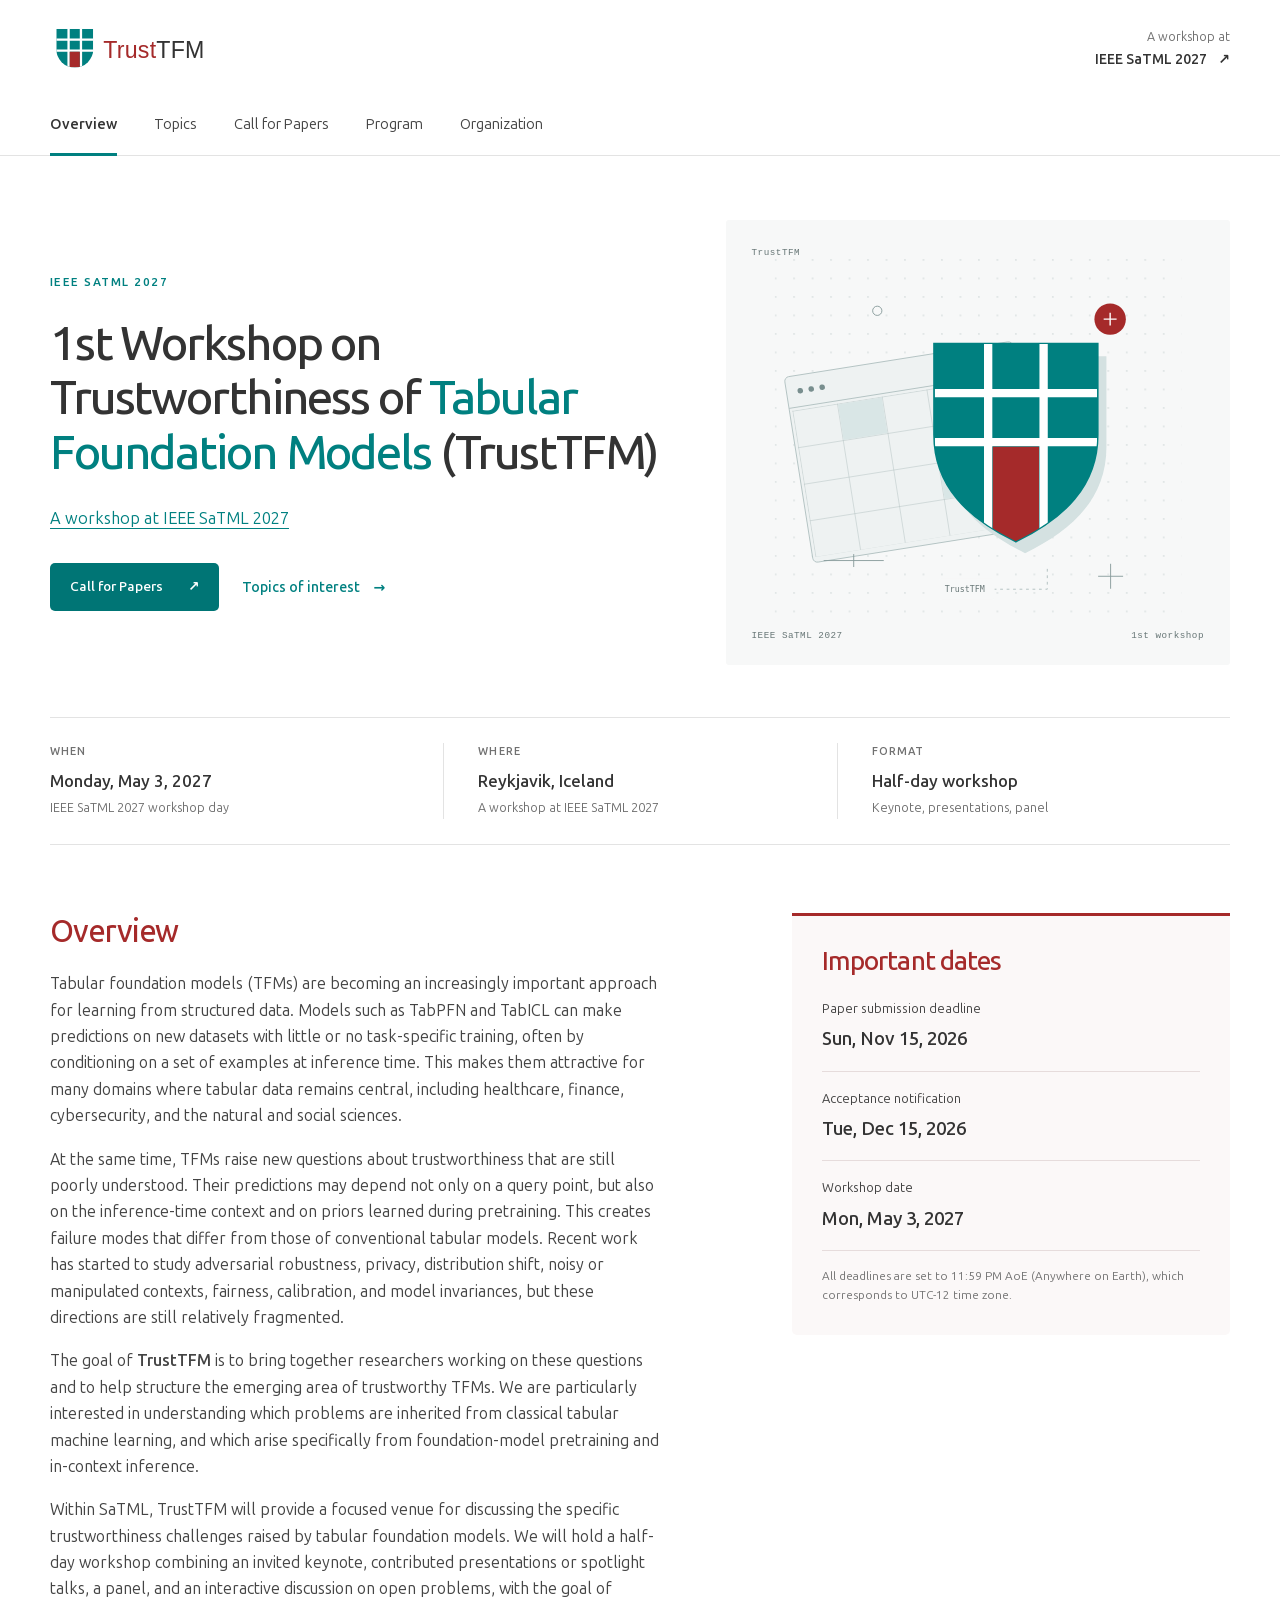
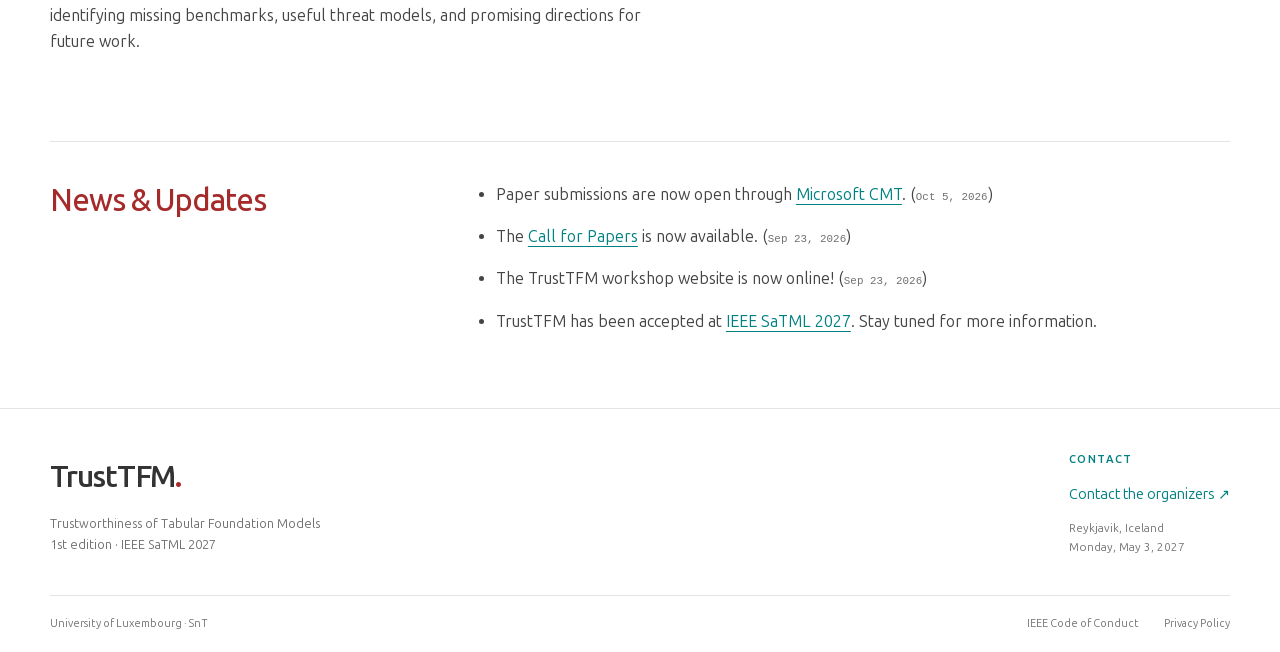
<file: index.html>
<!DOCTYPE html>
<html lang="en">
<head>
  <meta charset="utf-8">
  <meta name="viewport" content="width=device-width, initial-scale=1">
  <title>Overview · TrustTFM @ SaTML 2027</title>
  <meta name="description" content="The first workshop on Trustworthiness of Tabular Foundation Models at IEEE SaTML 2027 in Reykjavik, Iceland.">
  <meta name="theme-color" content="#008080">
  <link rel="icon" href="images/logo/favicon.svg" type="image/svg+xml">
  <link rel="preload" href="fonts/ubuntu.woff2" as="font" type="font/woff2" crossorigin>
  <link rel="stylesheet" href="css/custom.css">
</head>
<body>
<a class="skip-link" href="#main">Skip to content</a>
<header class="site-header">
  <div class="container brand-row">
    <a class="brand" href="index.html" aria-label="TrustTFM home"><img src="images/logo/trusttfm-logo.svg" alt="TrustTFM" width="212" height="48"></a>
    <a class="conference-link" href="https://satml.org/">A workshop at <strong>IEEE SaTML 2027 <span aria-hidden="true">↗</span></strong></a>
  </div>
  <nav class="container page-nav" aria-label="Main navigation"><a href="index.html" aria-current="page">Overview</a>
<a href="topics.html">Topics</a>
<a href="cfp.html">Call for Papers</a>
<a href="program.html">Program</a>
<a href="organization.html">Organization</a></nav>
</header>
<main id="main" class="container" tabindex="-1">
<section class="hero" aria-labelledby="hero-title">
  <div class="hero-copy">
    <p class="eyebrow">IEEE SaTML 2027</p>
    <h1 id="hero-title">1st Workshop on Trustworthiness of <em>Tabular Foundation Models</em> <span class="workshop-acronym">(TrustTFM)</span></h1>
    <p class="hero-description"><a href="https://satml.org/">A workshop at IEEE SaTML 2027</a></p>
    <div class="hero-actions"><a class="button button-primary" href="cfp.html">Call for Papers <span aria-hidden="true">↗</span></a><a class="text-link" href="topics.html">Topics of interest <span aria-hidden="true">→</span></a></div>
  </div>
  <div class="hero-art" aria-hidden="true"><span class="art-top">TrustTFM</span><img src="images/logo/trusttfm-visual.svg" alt="" width="440" height="400"><div class="art-bottom"><span>IEEE SaTML 2027</span><span>1st workshop</span></div></div>
</section>
<div class="event-strip" aria-label="Workshop details"><div><span class="meta-label">When</span><strong>Monday, May 3, 2027</strong><span class="meta-note">IEEE SaTML 2027 workshop day</span></div><div><span class="meta-label">Where</span><strong>Reykjavik, Iceland</strong><span class="meta-note">A workshop at IEEE SaTML 2027</span></div><div><span class="meta-label">Format</span><strong>Half-day workshop</strong><span class="meta-note">Keynote, presentations, panel</span></div></div>
<section class="overview-grid section-space" id="about" aria-labelledby="about-title">
  <div class="prose"><h2 id="about-title">Overview</h2>
<p>
        Tabular foundation models (TFMs) are becoming an increasingly important approach for
        learning from structured data. Models such as TabPFN and TabICL can make predictions
        on new datasets with little or no task-specific training, often by conditioning on a set
        of examples at inference time. This makes them attractive for many domains where
        tabular data remains central, including healthcare, finance, cybersecurity, and the
        natural and social sciences.
      </p>
<p>
        At the same time, TFMs raise new questions about trustworthiness that are still poorly
        understood. Their predictions may depend not only on a query point, but also on the
        inference-time context and on priors learned during pretraining. This creates failure
        modes that differ from those of conventional tabular models. Recent work has started
        to study adversarial robustness, privacy, distribution shift, noisy or manipulated
        contexts, fairness, calibration, and model invariances, but these directions are still
        relatively fragmented.
      </p>
<p>
        The goal of <strong>TrustTFM</strong> is to bring together researchers working on these
        questions and to help structure the emerging area of trustworthy TFMs. We are
        particularly interested in understanding which problems are inherited from classical
        tabular machine learning, and which arise specifically from foundation-model
        pretraining and in-context inference.
      </p>
<p>
        Within SaTML, TrustTFM will provide a focused venue for discussing the specific
        trustworthiness challenges raised by tabular foundation models. We will hold a
        half-day workshop combining an invited keynote, contributed presentations or
        spotlight talks, a panel, and an interactive discussion on open problems, with the
        goal of identifying missing benchmarks, useful threat models, and promising
        directions for future work.
      </p>
  </div>
  <aside class="dates-panel" id="dates" aria-labelledby="dates-title"><h2 id="dates-title">Important dates</h2><div class="date-list">
      <div><span>Paper submission deadline</span><time datetime="2026-11-15">Sun, Nov 15, 2026</time></div>
      <div><span>Acceptance notification</span><time datetime="2026-12-15">Tue, Dec 15, 2026</time></div>
      <div><span>Workshop date</span><time datetime="2027-05-03">Mon, May 3, 2027</time></div>
    </div><p class="fine-print">All deadlines are set to 11:59 PM AoE (Anywhere on Earth), which corresponds to UTC-12 time zone.</p></aside>
</section>
<section class="news-section" id="news" aria-labelledby="news-title">
  <div class="section-intro"><h2 id="news-title">News &amp; Updates</h2></div>
  <div class="news-list">
      <ul>
        <li>Paper submissions are now open through <a href="https://cmt3.research.microsoft.com/TrustTFM2027" target="_blank" rel="noopener noreferrer">Microsoft CMT</a>. (<time datetime="2026-10-05">Oct 5, 2026</time>)</li>
        <li>The <a href="cfp.html">Call for Papers</a> is now available. (<time datetime="2026-09-23">Sep 23, 2026</time>)</li>
        <li>The TrustTFM workshop website is now online! (<time datetime="2026-09-23">Sep 23, 2026</time>)</li>
        <li>TrustTFM has been accepted at <a href="https://satml.org/">IEEE SaTML 2027</a>. Stay tuned for more information.</li>
      </ul></div>
</section>
</main>
<footer class="site-footer">
  <div class="container footer-top">
    <div><a class="footer-brand" href="index.html">TrustTFM<span class="accent">.</span></a><p>Trustworthiness of Tabular Foundation Models<br>1st edition · IEEE SaTML 2027</p></div>
    <div><p class="eyebrow">Contact</p><a href="mailto:karim.tit@uni.lu">Contact the organizers <span aria-hidden="true">↗</span></a><p class="footer-small">Reykjavik, Iceland<br>Monday, May 3, 2027</p></div>
  </div>
  <div class="container footer-bottom"><span>University of Luxembourg · SnT</span><div><a href="https://www.ieee.org/about/corporate/governance/code-of-conduct">IEEE Code of Conduct</a><a href="https://www.ieee.org/security-privacy.html">Privacy Policy</a></div></div>
</footer>
</body>
</html>
</file>
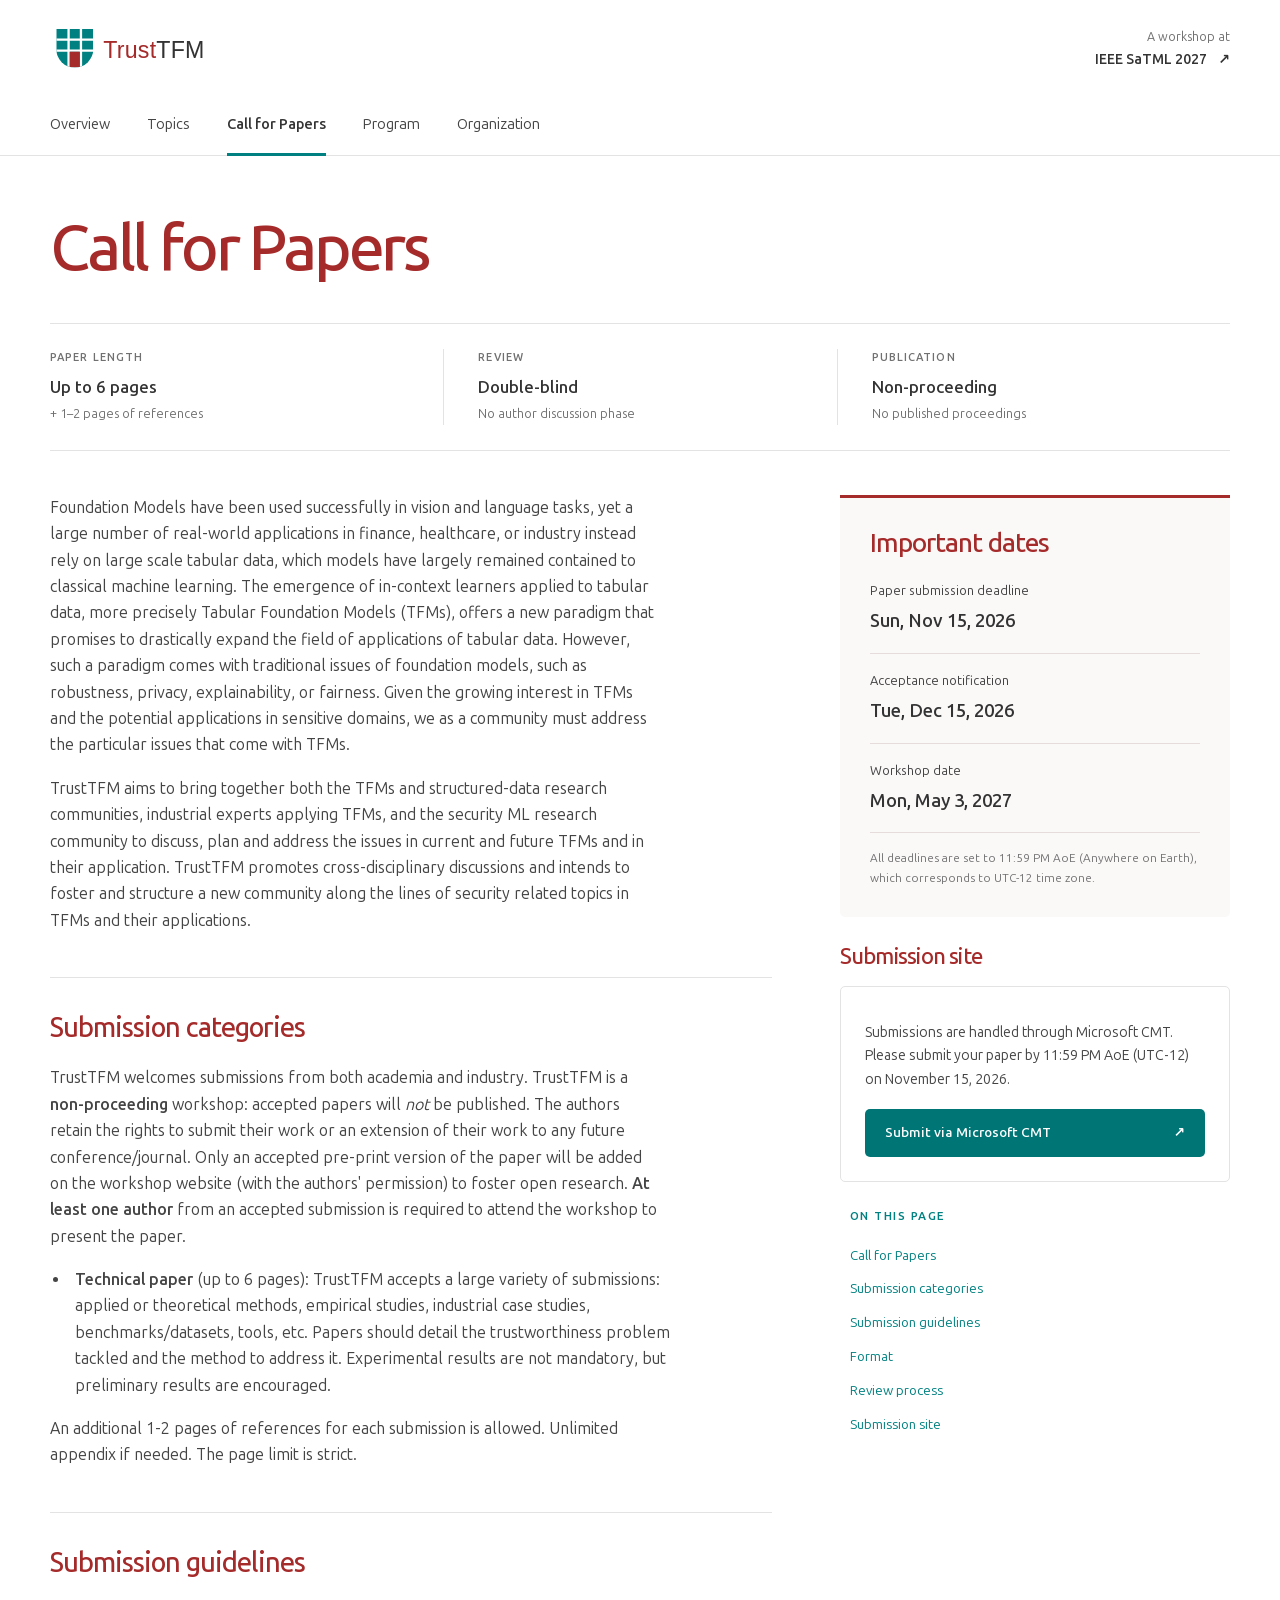
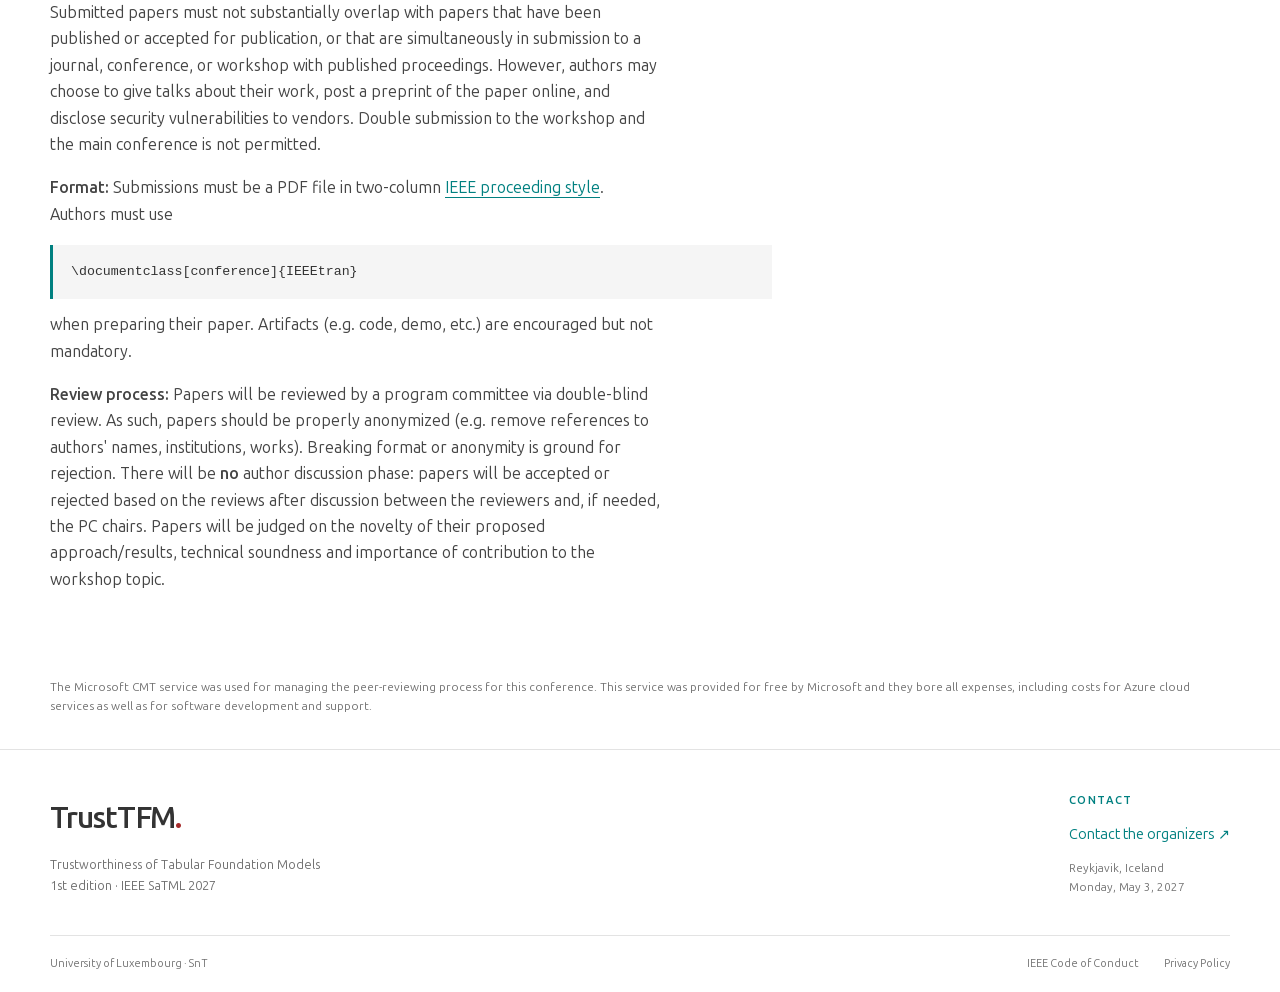
<file: cfp.html>
<!DOCTYPE html>
<html lang="en">
<head>
  <meta charset="utf-8">
  <meta name="viewport" content="width=device-width, initial-scale=1">
  <title>Call for Papers · TrustTFM @ SaTML 2027</title>
  <meta name="description" content="Submit up to six pages on trustworthy tabular foundation models. Submission deadline: 15 November 2026, 23:59 AoE.">
  <meta name="theme-color" content="#008080">
  <link rel="icon" href="images/logo/favicon.svg" type="image/svg+xml">
  <link rel="preload" href="fonts/ubuntu.woff2" as="font" type="font/woff2" crossorigin>
  <link rel="stylesheet" href="css/custom.css">
</head>
<body>
<a class="skip-link" href="#main">Skip to content</a>
<header class="site-header">
  <div class="container brand-row">
    <a class="brand" href="index.html" aria-label="TrustTFM home"><img src="images/logo/trusttfm-logo.svg" alt="TrustTFM" width="212" height="48"></a>
    <a class="conference-link" href="https://satml.org/">A workshop at <strong>IEEE SaTML 2027 <span aria-hidden="true">↗</span></strong></a>
  </div>
  <nav class="container page-nav" aria-label="Main navigation"><a href="index.html">Overview</a>
<a href="topics.html">Topics</a>
<a href="cfp.html" aria-current="page">Call for Papers</a>
<a href="program.html">Program</a>
<a href="organization.html">Organization</a></nav>
</header>
<main id="main" class="container" tabindex="-1">
<header class="page-heading"><h1>Call for Papers</h1></header>
<div class="submission-facts" aria-label="Submission at a glance"><div><span class="meta-label">Paper length</span><strong>Up to 6 pages</strong><span class="meta-note">+ 1–2 pages of references</span></div><div><span class="meta-label">Review</span><strong>Double-blind</strong><span class="meta-note">No author discussion phase</span></div><div><span class="meta-label">Publication</span><strong>Non-proceeding</strong><span class="meta-note">No published proceedings</span></div></div>
<div class="content-sidebar section-space" id="cfp">
  <div class="prose">
    <section id="scope"><p>
        Foundation Models have been used successfully in vision and language tasks, yet a
        large number of real-world applications in finance, healthcare, or industry instead
        rely on large scale tabular data, which models have largely remained contained to
        classical machine learning. The emergence of in-context learners applied to tabular
        data, more precisely Tabular Foundation Models (TFMs), offers a new paradigm that
        promises to drastically expand the field of applications of tabular data. However,
        such a paradigm comes with traditional issues of foundation models, such as
        robustness, privacy, explainability, or fairness. Given the growing interest in TFMs
        and the potential applications in sensitive domains, we as a community must address
        the particular issues that come with TFMs.
      </p>
      <p>
        TrustTFM aims to bring together both the TFMs and structured-data research
        communities, industrial experts applying TFMs, and the security ML research
        community to discuss, plan and address the issues in current and future TFMs and in
        their application. TrustTFM promotes cross-disciplinary discussions and intends to
        foster and structure a new community along the lines of security related topics in
        TFMs and their applications.
      </p></section>
    <section id="categories"><h2>Submission categories</h2><p>
        TrustTFM welcomes submissions from both academia and industry. TrustTFM is a
        <strong>non-proceeding</strong> workshop: accepted papers will <em>not</em> be published.
        The authors retain the rights to submit their work or an extension of their work to
        any future conference/journal. Only an accepted pre-print version of the paper will
        be added on the workshop website (with the authors' permission) to foster open
        research. <strong>At least one author</strong> from an accepted submission is required
        to attend the workshop to present the paper.
      </p>
      <ul>
        <li>
          <p><strong>Technical paper</strong> (up to 6 pages): TrustTFM accepts a large variety
          of submissions: applied or theoretical methods, empirical studies, industrial case
          studies, benchmarks/datasets, tools, etc. Papers should detail the
          trustworthiness problem tackled and the method to address it. Experimental results
          are not mandatory, but preliminary results are encouraged.</p>
        </li>
      </ul>
      <p>
        An additional 1-2 pages of references for each submission is allowed. Unlimited
        appendix if needed. The page limit is strict.
      </p></section>
    <section id="guidelines"><h2>Submission guidelines</h2><p>
        Submitted papers must not substantially overlap with papers that have been published
        or accepted for publication, or that are simultaneously in submission to a journal,
        conference, or workshop with published proceedings. However, authors may choose to
        give talks about their work, post a preprint of the paper online, and disclose
        security vulnerabilities to vendors. Double submission to the workshop and the main
        conference is not permitted.
      </p>
      <p id="format">
        <strong>Format:</strong> Submissions must be a PDF file in two-column
        <a href="https://www.ieee.org/conferences/publishing/templates.html">IEEE proceeding style</a>.
        Authors must use
      </p>
      <pre><code>\documentclass[conference]{IEEEtran}</code></pre>
      <p>when preparing their paper. Artifacts (e.g. code, demo, etc.) are encouraged but not mandatory.</p>
      <p id="review">
        <strong>Review process:</strong> Papers will be reviewed by a program committee via
        double-blind review. As such, papers should be properly anonymized (e.g. remove
        references to authors' names, institutions, works). Breaking format or anonymity is
        ground for rejection. There will be <strong>no</strong> author discussion phase: papers
        will be accepted or rejected based on the reviews after discussion between the
        reviewers and, if needed, the PC chairs. Papers will be judged on the novelty of
        their proposed approach/results, technical soundness and importance of contribution
        to the workshop topic.
      </p></section>
  </div>
  <aside class="sidebar">
    <div class="dates-panel"><h2>Important dates</h2><div class="date-list">
      <div><span>Paper submission deadline</span><time datetime="2026-11-15">Sun, Nov 15, 2026</time></div>
      <div><span>Acceptance notification</span><time datetime="2026-12-15">Tue, Dec 15, 2026</time></div>
      <div><span>Workshop date</span><time datetime="2027-05-03">Mon, May 3, 2027</time></div>
    </div><p class="fine-print">All deadlines are set to 11:59 PM AoE (Anywhere on Earth), which corresponds to UTC-12 time zone.</p></div>
    <section id="submission"><h2 class="sidebar-heading">Submission site</h2><div class="notice">
        <p>
          Submissions are handled through Microsoft CMT. Please submit your paper by
          11:59 PM AoE (UTC-12) on November 15, 2026.
        </p>
        <a class="button button-primary" href="https://cmt3.research.microsoft.com/TrustTFM2027" target="_blank" rel="noopener noreferrer">Submit via Microsoft CMT <span aria-hidden="true">↗</span></a>
      </div></section>
    <nav class="on-this-page" aria-label="On this page"><p class="eyebrow">On this page</p><a href="#scope">Call for Papers</a><a href="#categories">Submission categories</a><a href="#guidelines">Submission guidelines</a><a href="#format">Format</a><a href="#review">Review process</a><a href="#submission">Submission site</a></nav>
  </aside>
</div>
<p class="fine-print cmt-acknowledgment">
  The Microsoft CMT service was used for managing the peer-reviewing process for this conference. This service was provided for free by Microsoft and they bore all expenses, including costs for Azure cloud services as well as for software development and support.
</p>
</main>
<footer class="site-footer">
  <div class="container footer-top">
    <div><a class="footer-brand" href="index.html">TrustTFM<span class="accent">.</span></a><p>Trustworthiness of Tabular Foundation Models<br>1st edition · IEEE SaTML 2027</p></div>
    <div><p class="eyebrow">Contact</p><a href="mailto:karim.tit@uni.lu">Contact the organizers <span aria-hidden="true">↗</span></a><p class="footer-small">Reykjavik, Iceland<br>Monday, May 3, 2027</p></div>
  </div>
  <div class="container footer-bottom"><span>University of Luxembourg · SnT</span><div><a href="https://www.ieee.org/about/corporate/governance/code-of-conduct">IEEE Code of Conduct</a><a href="https://www.ieee.org/security-privacy.html">Privacy Policy</a></div></div>
</footer>
</body>
</html>
</file>
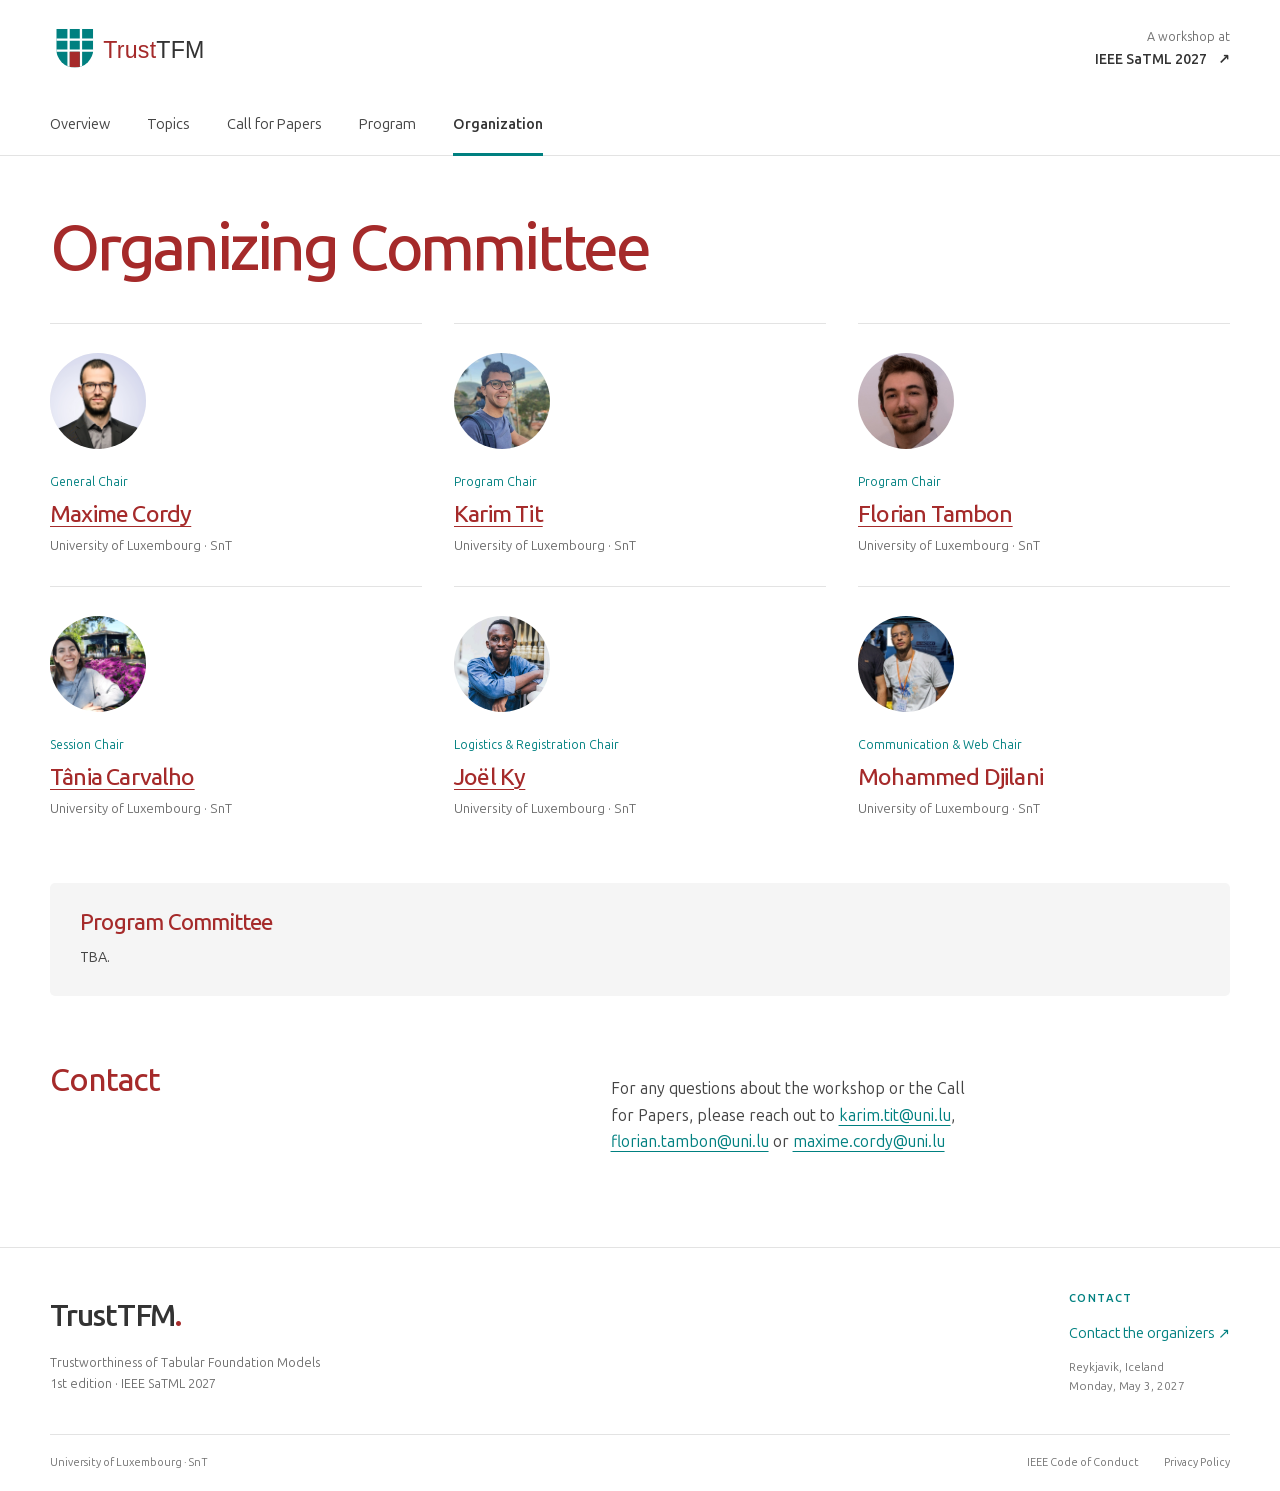
<file: organization.html>
<!DOCTYPE html>
<html lang="en">
<head>
  <meta charset="utf-8">
  <meta name="viewport" content="width=device-width, initial-scale=1">
  <title>Organizers · TrustTFM @ SaTML 2027</title>
  <meta name="description" content="Meet the TrustTFM organizing committee at the University of Luxembourg and contact the program chairs.">
  <meta name="theme-color" content="#008080">
  <link rel="icon" href="images/logo/favicon.svg" type="image/svg+xml">
  <link rel="preload" href="fonts/ubuntu.woff2" as="font" type="font/woff2" crossorigin>
  <link rel="stylesheet" href="css/custom.css">
</head>
<body>
<a class="skip-link" href="#main">Skip to content</a>
<header class="site-header">
  <div class="container brand-row">
    <a class="brand" href="index.html" aria-label="TrustTFM home"><img src="images/logo/trusttfm-logo.svg" alt="TrustTFM" width="212" height="48"></a>
    <a class="conference-link" href="https://satml.org/">A workshop at <strong>IEEE SaTML 2027 <span aria-hidden="true">↗</span></strong></a>
  </div>
  <nav class="container page-nav" aria-label="Main navigation"><a href="index.html">Overview</a>
<a href="topics.html">Topics</a>
<a href="cfp.html">Call for Papers</a>
<a href="program.html">Program</a>
<a href="organization.html" aria-current="page">Organization</a></nav>
</header>
<main id="main" class="container" tabindex="-1">
<header class="page-heading"><h1>Organizing Committee</h1></header><section class="organizer-grid" id="organization" aria-label="Organizing committee"><article class="organizer"><img class="organizer-photo" src="images/organizers_photos/maxime.png" alt="Portrait of Maxime Cordy" width="800" height="800"><p class="organizer-role">General Chair</p><h2><a href="https://maxcordy.github.io/">Maxime Cordy</a></h2><p>University of Luxembourg · SnT</p></article><article class="organizer"><img class="organizer-photo" src="images/organizers_photos/karimtit.jpeg" alt="Portrait of Karim Tit" width="675" height="675"><p class="organizer-role">Program Chair</p><h2><a href="https://karimtito.github.io/">Karim Tit</a></h2><p>University of Luxembourg · SnT</p></article><article class="organizer"><img class="organizer-photo" src="images/organizers_photos/floriantambon.jpeg" alt="Portrait of Florian Tambon" width="500" height="500"><p class="organizer-role">Program Chair</p><h2><a href="https://florian-tambon.github.io/">Florian Tambon</a></h2><p>University of Luxembourg · SnT</p></article><article class="organizer"><img class="organizer-photo" src="images/organizers_photos/tania.jpeg" alt="Portrait of Tânia Carvalho" width="800" height="800"><p class="organizer-role">Session Chair</p><h2><a href="https://tmcarvalho.github.io/">Tânia Carvalho</a></h2><p>University of Luxembourg · SnT</p></article><article class="organizer"><img class="organizer-photo" src="images/organizers_photos/joel.jpeg" alt="Portrait of Joël Ky" width="600" height="600"><p class="organizer-role">Logistics &amp; Registration Chair</p><h2><a href="https://joelromanky.github.io/">Joël Ky</a></h2><p>University of Luxembourg · SnT</p></article><article class="organizer"><img class="organizer-photo" src="images/organizers_photos/mohamed.jpeg" alt="Portrait of Mohammed Djilani" width="800" height="800"><p class="organizer-role">Communication &amp; Web Chair</p><h2>Mohammed Djilani</h2><p>University of Luxembourg · SnT</p></article></section><section class="committee-note"><h2>Program Committee</h2><p>TBA.</p></section><section class="contact-section" id="contact"><div><h2>Contact</h2></div><div class="prose"><p>
        For any questions about the workshop or the Call for Papers, please reach out to
        <a href="mailto:karim.tit@uni.lu">karim.tit@uni.lu</a>,
        <a href="mailto:florian.tambon@uni.lu">florian.tambon@uni.lu</a> or
        <a href="mailto:maxime.cordy@uni.lu">maxime.cordy@uni.lu</a>
      </p></div></section>
</main>
<footer class="site-footer">
  <div class="container footer-top">
    <div><a class="footer-brand" href="index.html">TrustTFM<span class="accent">.</span></a><p>Trustworthiness of Tabular Foundation Models<br>1st edition · IEEE SaTML 2027</p></div>
    <div><p class="eyebrow">Contact</p><a href="mailto:karim.tit@uni.lu">Contact the organizers <span aria-hidden="true">↗</span></a><p class="footer-small">Reykjavik, Iceland<br>Monday, May 3, 2027</p></div>
  </div>
  <div class="container footer-bottom"><span>University of Luxembourg · SnT</span><div><a href="https://www.ieee.org/about/corporate/governance/code-of-conduct">IEEE Code of Conduct</a><a href="https://www.ieee.org/security-privacy.html">Privacy Policy</a></div></div>
</footer>
</body>
</html>
</file>
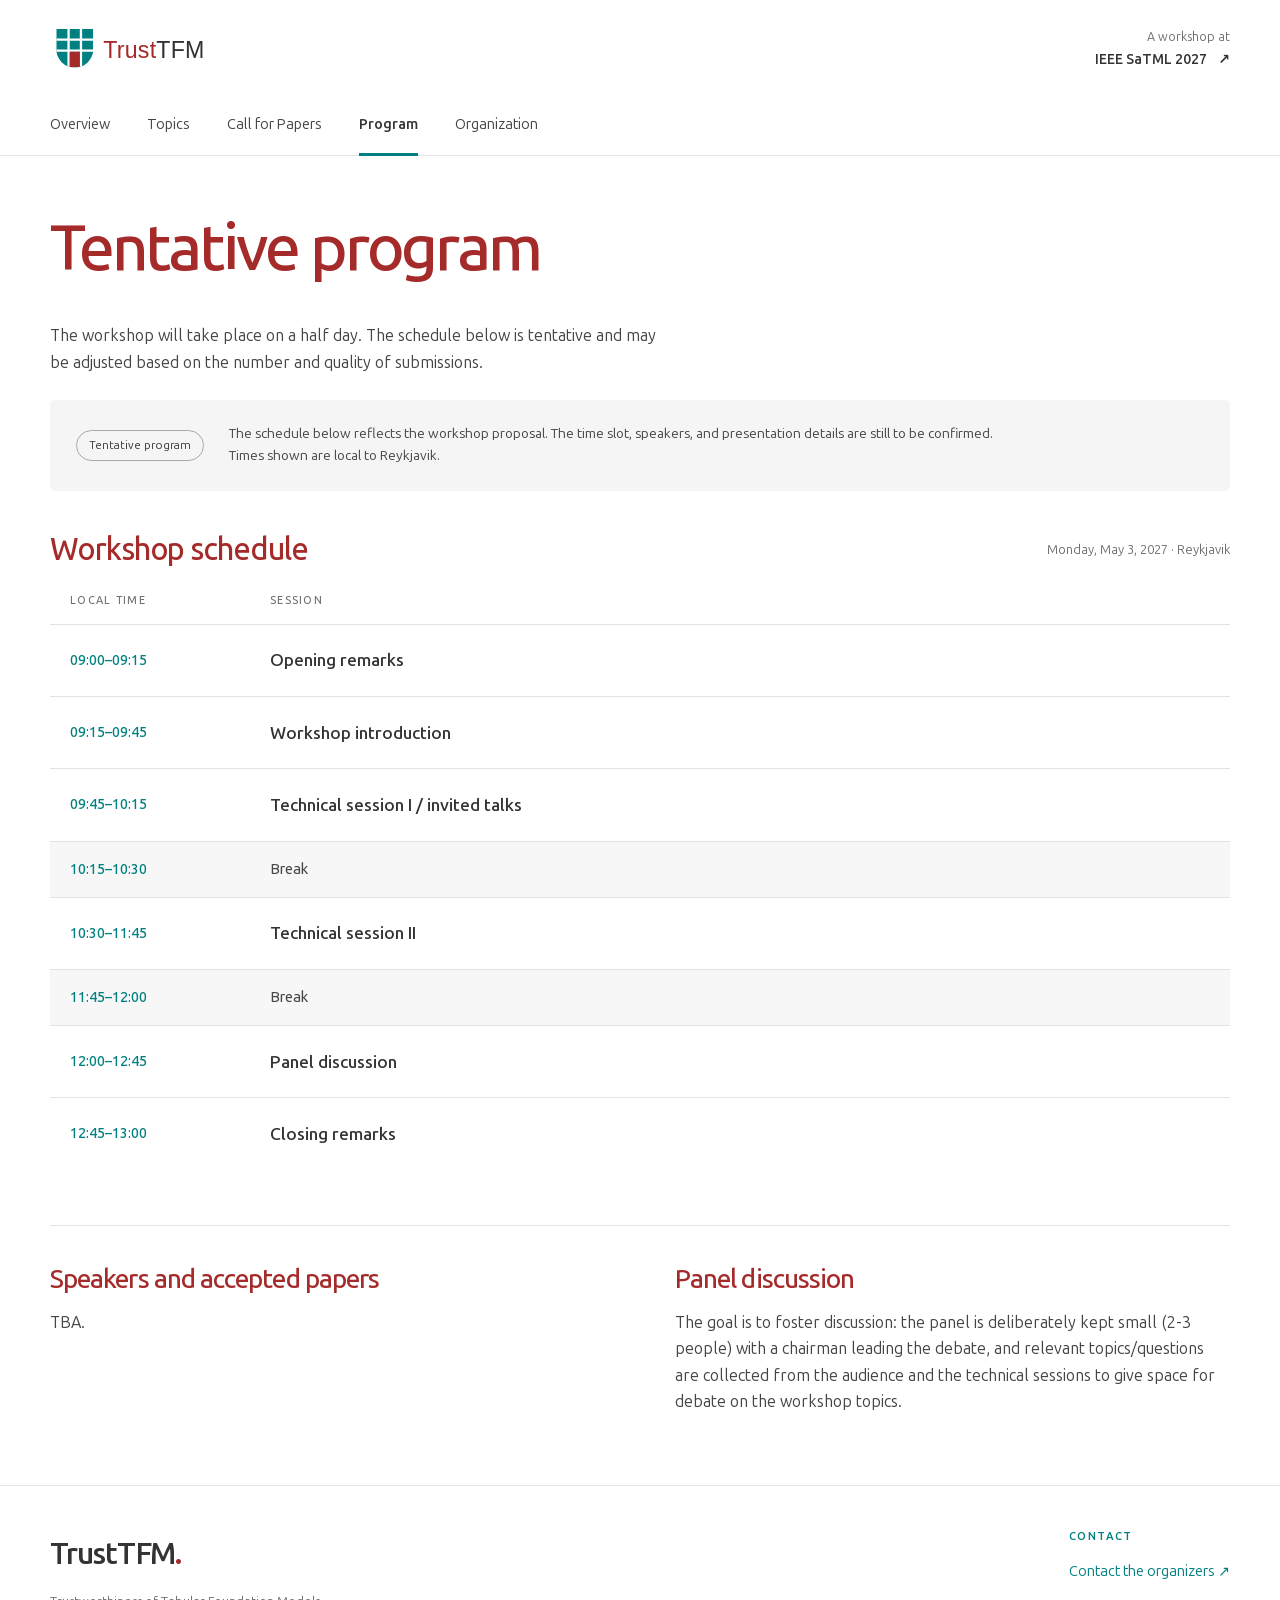
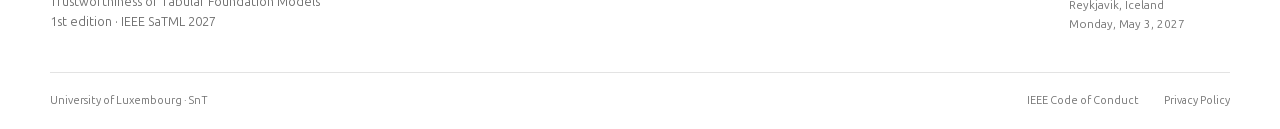
<file: program.html>
<!DOCTYPE html>
<html lang="en">
<head>
  <meta charset="utf-8">
  <meta name="viewport" content="width=device-width, initial-scale=1">
  <title>Program · TrustTFM @ SaTML 2027</title>
  <meta name="description" content="The tentative half-day program for TrustTFM at IEEE SaTML 2027: invited talks, technical sessions, and a panel discussion.">
  <meta name="theme-color" content="#008080">
  <link rel="icon" href="images/logo/favicon.svg" type="image/svg+xml">
  <link rel="preload" href="fonts/ubuntu.woff2" as="font" type="font/woff2" crossorigin>
  <link rel="stylesheet" href="css/custom.css">
</head>
<body>
<a class="skip-link" href="#main">Skip to content</a>
<header class="site-header">
  <div class="container brand-row">
    <a class="brand" href="index.html" aria-label="TrustTFM home"><img src="images/logo/trusttfm-logo.svg" alt="TrustTFM" width="212" height="48"></a>
    <a class="conference-link" href="https://satml.org/">A workshop at <strong>IEEE SaTML 2027 <span aria-hidden="true">↗</span></strong></a>
  </div>
  <nav class="container page-nav" aria-label="Main navigation"><a href="index.html">Overview</a>
<a href="topics.html">Topics</a>
<a href="cfp.html">Call for Papers</a>
<a href="program.html" aria-current="page">Program</a>
<a href="organization.html">Organization</a></nav>
</header>
<main id="main" class="container" tabindex="-1">
<header class="page-heading"><h1>Tentative program</h1></header><div class="prose program-introduction"><p>
        The workshop will take place on a half day. The schedule below is tentative and may
        be adjusted based on the number and quality of submissions.
      </p></div>
<div class="program-notice"><span class="pill">Tentative program</span><p>The schedule below reflects the workshop proposal. The time slot, speakers, and presentation details are still to be confirmed. Times shown are local to Reykjavik.</p></div><section class="schedule-section" id="program" aria-labelledby="schedule-title"><div class="section-heading"><h2 id="schedule-title">Workshop schedule</h2><span>Monday, May 3, 2027 · Reykjavik</span></div><table class="schedule"><caption class="visually-hidden">Proposed morning schedule, subject to confirmation</caption><thead><tr><th scope="col">Local time</th><th scope="col">Session</th></tr></thead><tbody><tr class=""><th scope="row">09:00–09:15</th><td><h3>Opening remarks</h3></td></tr><tr class=""><th scope="row">09:15–09:45</th><td><h3>Workshop introduction</h3></td></tr><tr class=""><th scope="row">09:45–10:15</th><td><h3>Technical session I / invited talks</h3></td></tr><tr class="break"><th scope="row">10:15–10:30</th><td><h3>Break</h3></td></tr><tr class=""><th scope="row">10:30–11:45</th><td><h3>Technical session II</h3></td></tr><tr class="break"><th scope="row">11:45–12:00</th><td><h3>Break</h3></td></tr><tr class=""><th scope="row">12:00–12:45</th><td><h3>Panel discussion</h3></td></tr><tr class=""><th scope="row">12:45–13:00</th><td><h3>Closing remarks</h3></td></tr></tbody></table></section><section class="program-bottom"><div><h2>Speakers and accepted papers</h2><p>TBA.</p></div><div><h2>Panel discussion</h2><p>
        The goal is to foster discussion: the panel is deliberately kept small (2-3 people)
        with a chairman leading the debate, and relevant topics/questions are collected from
        the audience and the technical sessions to give space for debate on the workshop
        topics.
      </p></div></section>
</main>
<footer class="site-footer">
  <div class="container footer-top">
    <div><a class="footer-brand" href="index.html">TrustTFM<span class="accent">.</span></a><p>Trustworthiness of Tabular Foundation Models<br>1st edition · IEEE SaTML 2027</p></div>
    <div><p class="eyebrow">Contact</p><a href="mailto:karim.tit@uni.lu">Contact the organizers <span aria-hidden="true">↗</span></a><p class="footer-small">Reykjavik, Iceland<br>Monday, May 3, 2027</p></div>
  </div>
  <div class="container footer-bottom"><span>University of Luxembourg · SnT</span><div><a href="https://www.ieee.org/about/corporate/governance/code-of-conduct">IEEE Code of Conduct</a><a href="https://www.ieee.org/security-privacy.html">Privacy Policy</a></div></div>
</footer>
</body>
</html>
</file>
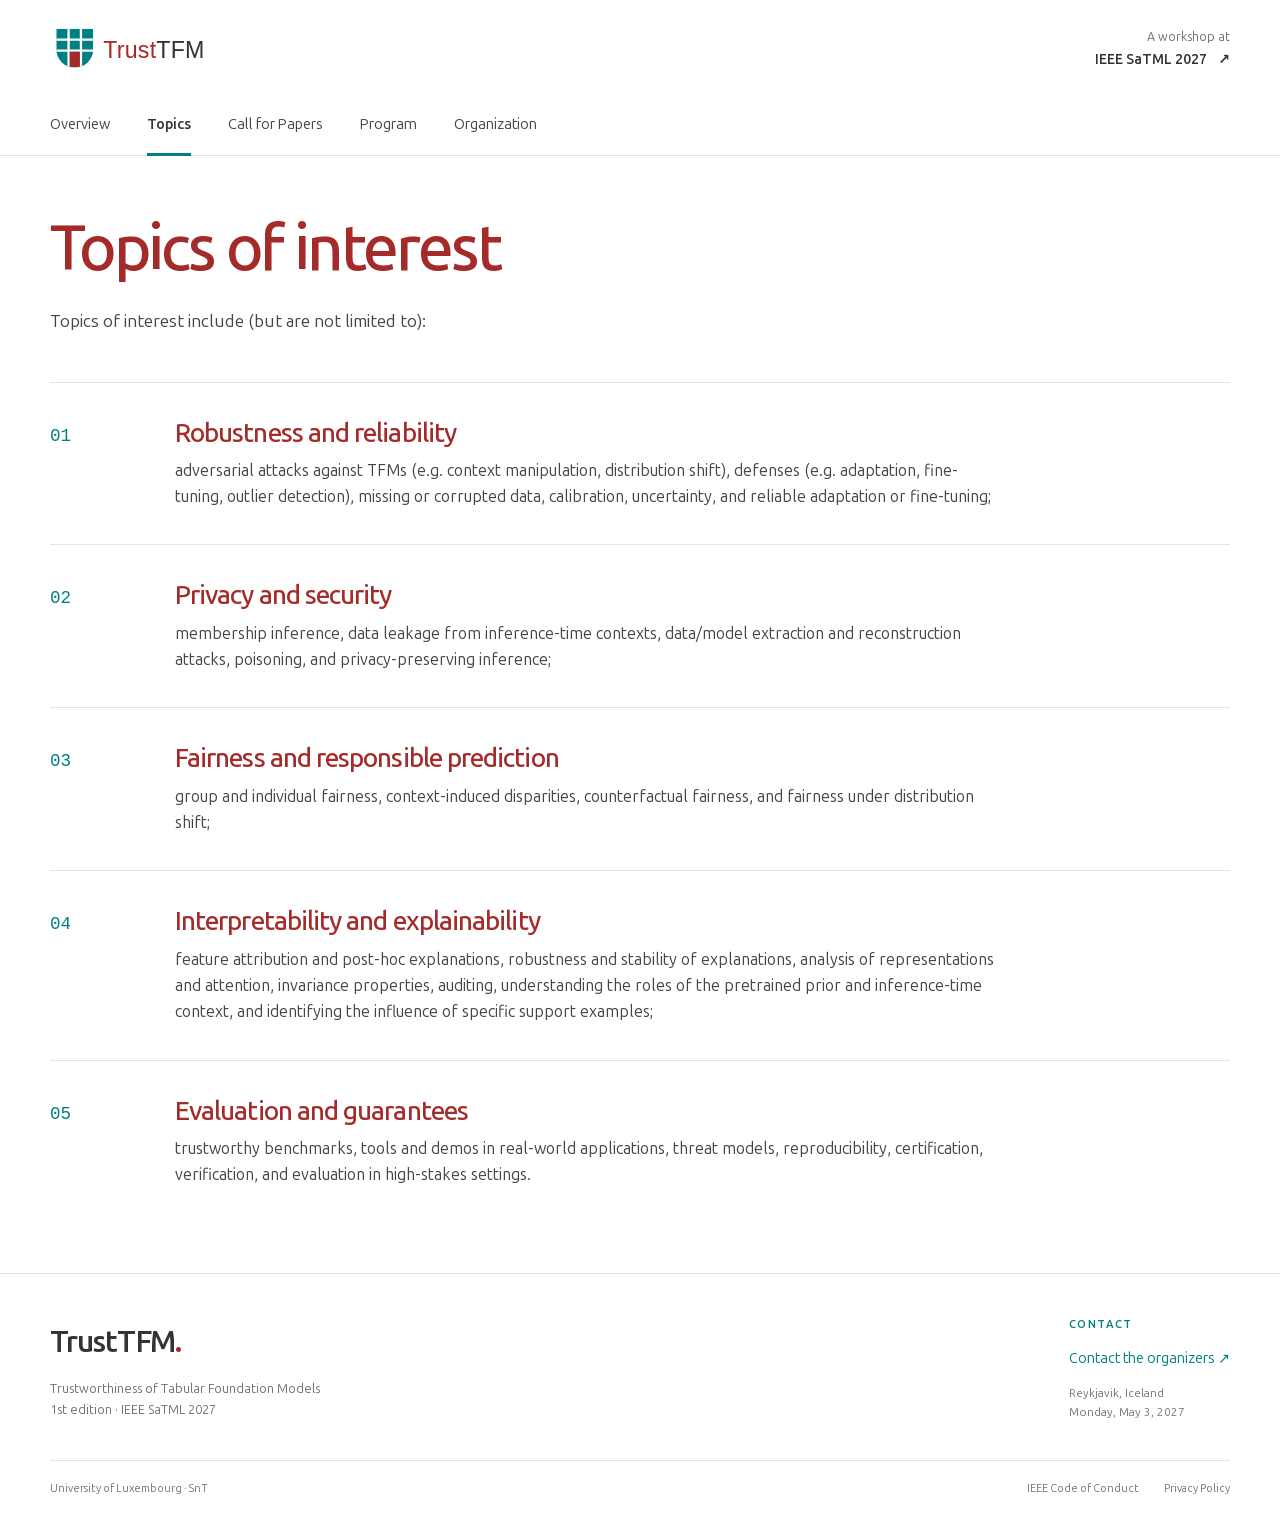
<file: topics.html>
<!DOCTYPE html>
<html lang="en">
<head>
  <meta charset="utf-8">
  <meta name="viewport" content="width=device-width, initial-scale=1">
  <title>Research topics · TrustTFM @ SaTML 2027</title>
  <meta name="description" content="Explore the five research themes of TrustTFM: robustness, privacy, fairness, interpretability, and evaluation.">
  <meta name="theme-color" content="#008080">
  <link rel="icon" href="images/logo/favicon.svg" type="image/svg+xml">
  <link rel="preload" href="fonts/ubuntu.woff2" as="font" type="font/woff2" crossorigin>
  <link rel="stylesheet" href="css/custom.css">
</head>
<body>
<a class="skip-link" href="#main">Skip to content</a>
<header class="site-header">
  <div class="container brand-row">
    <a class="brand" href="index.html" aria-label="TrustTFM home"><img src="images/logo/trusttfm-logo.svg" alt="TrustTFM" width="212" height="48"></a>
    <a class="conference-link" href="https://satml.org/">A workshop at <strong>IEEE SaTML 2027 <span aria-hidden="true">↗</span></strong></a>
  </div>
  <nav class="container page-nav" aria-label="Main navigation"><a href="index.html">Overview</a>
<a href="topics.html" aria-current="page">Topics</a>
<a href="cfp.html">Call for Papers</a>
<a href="program.html">Program</a>
<a href="organization.html">Organization</a></nav>
</header>
<main id="main" class="container" tabindex="-1">
<header class="page-heading"><h1>Topics of interest</h1><p class="lead">Topics of interest include (but are not limited to):</p></header>
<div class="topic-list" id="topics">
<section class="topic-row"><span class="topic-number">01</span><div><h2>Robustness and reliability</h2><p>adversarial attacks against TFMs (e.g.
          context manipulation, distribution shift), defenses (e.g. adaptation, fine-tuning,
          outlier detection), missing or corrupted data, calibration, uncertainty, and
          reliable adaptation or fine-tuning;</p></div></section>
<section class="topic-row"><span class="topic-number">02</span><div><h2>Privacy and security</h2><p>membership inference, data leakage from
          inference-time contexts, data/model extraction and reconstruction attacks,
          poisoning, and privacy-preserving inference;</p></div></section>
<section class="topic-row"><span class="topic-number">03</span><div><h2>Fairness and responsible prediction</h2><p>group and individual
          fairness, context-induced disparities, counterfactual fairness, and fairness under
          distribution shift;</p></div></section>
<section class="topic-row"><span class="topic-number">04</span><div><h2>Interpretability and explainability</h2><p>feature attribution and
          post-hoc explanations, robustness and stability of explanations, analysis of
          representations and attention, invariance properties, auditing, understanding the
          roles of the pretrained prior and inference-time context, and identifying the
          influence of specific support examples;</p></div></section>
<section class="topic-row"><span class="topic-number">05</span><div><h2>Evaluation and guarantees</h2><p>trustworthy benchmarks, tools and
          demos in real-world applications, threat models, reproducibility, certification,
          verification, and evaluation in high-stakes settings.</p></div></section>
</div>
</main>
<footer class="site-footer">
  <div class="container footer-top">
    <div><a class="footer-brand" href="index.html">TrustTFM<span class="accent">.</span></a><p>Trustworthiness of Tabular Foundation Models<br>1st edition · IEEE SaTML 2027</p></div>
    <div><p class="eyebrow">Contact</p><a href="mailto:karim.tit@uni.lu">Contact the organizers <span aria-hidden="true">↗</span></a><p class="footer-small">Reykjavik, Iceland<br>Monday, May 3, 2027</p></div>
  </div>
  <div class="container footer-bottom"><span>University of Luxembourg · SnT</span><div><a href="https://www.ieee.org/about/corporate/governance/code-of-conduct">IEEE Code of Conduct</a><a href="https://www.ieee.org/security-privacy.html">Privacy Policy</a></div></div>
</footer>
</body>
</html>
</file>
<file: css/custom.css>
@font-face {
  font-family:'Ubuntu Sans';
  src:url('../fonts/ubuntu.woff2') format('woff2');
  font-weight:100 800;
  font-style:normal;
  font-display:swap;
}

:root {
  --ink:#333;
  --text:#444;
  --muted:#707070;
  --green:#008080;
  --light:#f5f5f5;
  --paper:#fff;
  --line:#e3e3e3;
  --accent:#a52a2a;
  --white:#fff;
  --radius:5px;
}

* {
  box-sizing:border-box;
}

html {
  scroll-behavior:smooth;
  scroll-padding-top:24px;
}

body {
  margin:0;
  background:var(--paper);
  color:var(--text);
  font:400 16px/1.65 'Ubuntu Sans',system-ui,sans-serif;
  -webkit-font-smoothing:antialiased;
}

a {
  color:var(--green);
  text-underline-offset:4px;
  text-decoration-thickness:1px;
}

a:hover {
  color:var(--ink);
}

a:focus-visible,button:focus-visible {
  outline:3px solid var(--accent);
  outline-offset:5px;
  border-radius:2px;
}

img {
  max-width:100%;
  height:auto;
}

h1,h2,h3,p {
  margin:0;
}

h1,h2,h3 {
  color:var(--ink);
}

h1 {
  font-size:clamp(2.65rem,5vw,4.5rem);
  font-weight:500;
  line-height:1.08;
  letter-spacing:-.05em;
}

h2 {
  font-size:clamp(1.65rem,2.4vw,2.1rem);
  font-weight:500;
  line-height:1.22;
  letter-spacing:-.035em;
  color:var(--accent);
}

h3 {
  font-size:1.15rem;
  line-height:1.4;
  font-weight:550;
}

p+p {
  margin-top:1em;
}

strong {
  font-weight:600;
}

::selection {
  background:#dceeee;
  color:var(--ink);
}

.container {
  width:min(1180px,calc(100% - 80px));
  margin-inline:auto;
}

.eyebrow {
  font-size:.72rem;
  font-weight:650;
  letter-spacing:.13em;
  text-transform:uppercase;
  color:var(--green);
  line-height:1.5;
  margin-bottom:18px;
}

.accent {
  color:var(--accent);
}

.skip-link {
  position:absolute;
  top:-100px;
  left:20px;
  z-index:5;
  padding:10px 20px;
  background:var(--ink);
  color:#fff;
}

.skip-link:focus {
  top:12px;
  color:#fff;
}

.site-header {
  border-bottom:1px solid var(--line);
}

.brand-row {
  display:flex;
  align-items:center;
  justify-content:space-between;
  min-height:98px;
  gap:24px;
}

.brand {
  display:flex;
  align-items:center;
  text-decoration:none;
}

.brand img {
  display:block;
  width:232px;
  height:auto;
}

.conference-link {
  text-decoration:none;
  font-size:.78rem;
  color:var(--muted);
  text-align:right;
}

.conference-link strong {
  display:block;
  color:var(--ink);
  font-size:.88rem;
}

.conference-link strong span {
  margin-left:8px;
}

.page-nav {
  display:flex;
  gap:37px;
  align-items:stretch;
}

.page-nav a {
  display:flex;
  align-items:center;
  padding:14px 0 17px;
  color:var(--text);
  font-size:.91rem;
  text-decoration:none;
  border-bottom:3px solid transparent;
  margin-bottom:-1px;
  white-space:nowrap;
}

.page-nav a:hover {
  color:var(--green);
  border-color:#b8d3d3;
}

.page-nav a[aria-current=page] {
  color:var(--ink);
  font-weight:600;
  border-color:var(--green);
}

.hero {
  display:grid;
  grid-template-columns:1.25fr 1fr;
  gap:45px;
  padding-block:64px 52px;
  align-items:center;
}

.hero-copy .eyebrow {
  display:flex;
  align-items:center;
  gap:9px;
  margin-bottom:26px;
}

.status-dot {
  width:7px;
  height:7px;
  background:var(--accent);
  border-radius:50%;
  display:inline-block;
  flex-shrink:0;
}

.hero h1 {
  font-size:clamp(2.9rem,4.8vw,4rem);
  letter-spacing:-.045em;
  line-height:1.08;
}

.hero h1 em {
  font-style:normal;
  color:var(--green);
}

.hero-description {
  max-width:480px;
  font-size:1.02rem;
  margin-top:25px;
  line-height:1.7;
}

.hero-actions {
  display:flex;
  align-items:center;
  flex-wrap:wrap;
  gap:23px;
  margin-top:30px;
}

.button {
  display:inline-flex;
  justify-content:center;
  align-items:center;
  gap:25px;
  padding:13px 19px;
  text-decoration:none;
  border:1px solid transparent;
  border-radius:var(--radius);
  font-size:.85rem;
  font-weight:550;
  line-height:1.5;
  transition:background .15s ease,transform .15s ease;
}

.button-primary {
  background:#007575;
  color:var(--white);
}

.button-primary:hover {
  background:#005b5b;
  color:var(--white);
  transform:translateY(-1px);
}

.text-link {
  font-size:.88rem;
  font-weight:550;
  text-decoration:none;
  display:inline-block;
}

.text-link span {
  margin-left:10px;
}

.text-link:hover {
  text-decoration:underline;
}

.hero-art {
  background:#f7f8f8;
  position:relative;
  align-self:stretch;
  min-height:445px;
  display:flex;
  flex-direction:column;
  justify-content:space-between;
  padding:25px 26px 22px;
  overflow:hidden;
  border-radius:3px;
}

.art-top,.art-bottom {
  font-family:ui-monospace,SFMono-Regular,Consolas,monospace;
  font-size:.58rem;
  letter-spacing:.055em;
  color:#677676;
}

.hero-art img {
  width:100%;
  height:auto;
  max-height:370px;
  align-self:center;
  margin-block:-3px;
}

.art-bottom {
  display:flex;
  gap:12px;
  justify-content:space-between;
}

.event-strip,.submission-facts {
  display:grid;
  grid-template-columns:repeat(3,1fr);
  padding:25px 0;
  border-top:1px solid var(--line);
  border-bottom:1px solid var(--line);
}

.event-strip>div,.submission-facts>div {
  display:flex;
  flex-direction:column;
  padding-left:34px;
  border-left:1px solid var(--line);
}

.event-strip>div:first-child,.submission-facts>div:first-child {
  padding-left:0;
  border-left:0;
}

.meta-label {
  font-size:.68rem;
  font-weight:600;
  letter-spacing:.1em;
  text-transform:uppercase;
  color:var(--muted);
  margin-bottom:6px;
}

.event-strip strong,.submission-facts strong {
  color:var(--ink);
  font-size:1.07rem;
  font-weight:550;
}

.meta-note {
  font-size:.78rem;
  margin-top:3px;
  color:var(--muted);
}

.section-space {
  padding-block:68px;
}

.overview-grid {
  display:grid;
  grid-template-columns:1.5fr 1fr;
  gap:85px;
  align-items:start;
}

.prose h2 {
  margin-bottom:21px;
}

.prose p {
  max-width:68ch;
  margin-bottom:17px;
}

.prose .text-link {
  margin-top:5px;
}

.prose li {
  margin-bottom:11px;
  padding-left:5px;
}

.prose ul {
  padding-left:20px;
  margin:16px 0;
}

.prose section+section {
  margin-top:43px;
  padding-top:33px;
  border-top:1px solid var(--line);
}

.prose h3 {
  margin:25px 0 12px;
}

.dates-panel {
  background:#fbf8f8;
  padding:29px 30px;
  border-top:3px solid var(--accent);
  border-radius:0 0 var(--radius) var(--radius);
}

.dates-panel .eyebrow {
  margin-bottom:10px;
}

.dates-panel h2 {
  font-size:1.65rem;
}

.date-list {
  margin-top:21px;
}

.date-list>div {
  padding:16px 0;
  border-bottom:1px solid #e6dcdc;
  display:flex;
  flex-direction:column;
  gap:5px;
}

.date-list>div:first-child {
  padding-top:0;
}

.date-list span {
  font-size:.8rem;
}

.date-list time,.date-list strong {
  font-size:1.16rem;
  font-weight:550;
  color:var(--ink);
}

.date-list small {
  display:block;
  font-size:.72rem;
  color:var(--muted);
  font-weight:400;
  margin-top:4px;
}

.fine-print {
  font-size:.73rem;
  line-height:1.65;
  color:var(--muted);
  margin-top:16px;
}

.cmt-acknowledgment {
  margin:0 0 32px;
}

.dates-panel .text-link {
  margin-top:18px;
}

.news-section {
  display:grid;
  grid-template-columns:1fr 2fr;
  gap:50px;
  padding-block:40px 57px;
  border-top:1px solid var(--line);
}

.section-intro .eyebrow {
  margin-bottom:12px;
}

.news-list article {
  display:grid;
  grid-template-columns:110px 1fr;
  gap:20px;
  padding-block:0 24px;
}

.news-list article+article {
  padding-block:24px 0;
  border-top:1px solid var(--line);
}

.news-list time {
  font-family:ui-monospace,monospace;
  font-size:.68rem;
  padding-top:5px;
  color:var(--muted);
}

.news-list p {
  font-size:.9rem;
  margin-top:7px;
}

.news-list h3 {
  font-size:1.05rem;
}

.closing-banner {
  display:flex;
  align-items:center;
  justify-content:space-between;
  gap:35px;
  background:#f5f7f7;
  border-radius:var(--radius);
  padding:35px 38px;
  margin-bottom:70px;
}

.closing-banner .eyebrow {
  margin-bottom:9px;
}

.closing-banner h2 {
  font-size:1.75rem;
}

.closing-banner p:not(.eyebrow) {
  font-size:.9rem;
  max-width:600px;
  margin-top:10px;
}

.closing-banner .button {
  flex-shrink:0;
}

.site-footer {
  border-top:1px solid var(--line);
  background:#fff;
}

.footer-top {
  display:flex;
  justify-content:space-between;
  gap:30px;
  padding-block:43px 38px;
}

.footer-brand {
  font-size:1.9rem;
  letter-spacing:-.04em;
  font-weight:600;
  text-decoration:none;
  color:var(--ink);
}

.footer-top p {
  font-size:.78rem;
  margin-top:12px;
  color:var(--muted);
}

.footer-top .eyebrow {
  font-size:.68rem;
  margin-top:0;
  margin-bottom:12px;
  color:var(--green);
}

.footer-top a:not(.footer-brand) {
  font-size:.9rem;
  text-decoration:none;
}

.footer-top .footer-small {
  font-size:.72rem;
}

.footer-bottom {
  border-top:1px solid var(--line);
  padding-block:19px;
  display:flex;
  justify-content:space-between;
  gap:20px;
  font-size:.68rem;
  color:var(--muted);
}

.footer-bottom div {
  display:flex;
  gap:25px;
}

.footer-bottom a {
  color:var(--muted);
  text-decoration:none;
}

.footer-bottom a:hover {
  text-decoration:underline;
}

.page-heading {
  padding-block:58px 40px;
  max-width:920px;
}

.page-heading h1 {
  max-width:900px;
  color:var(--accent);
}

.lead {
  font-size:1.08rem;
  max-width:730px;
  margin-top:24px;
  line-height:1.7;
}

.topic-list {
  margin:5px 0 50px;
}

.topic-row {
  display:grid;
  grid-template-columns:100px 1fr;
  gap:25px;
  padding:34px 0;
  border-top:1px solid var(--line);
}

.topic-number {
  font-family:ui-monospace,monospace;
  font-size:1.1rem;
  color:var(--green);
  padding-top:5px;
}

.topic-row h2 {
  font-size:1.65rem;
}

.topic-question {
  color:var(--green);
  font-size:1.05rem;
  margin-top:12px;
}

.topic-row p:last-child {
  max-width:820px;
  margin-top:9px;
}

.content-sidebar {
  display:grid;
  grid-template-columns:minmax(0,1.85fr) minmax(280px,1fr);
  gap:68px;
  align-items:start;
}

.content-sidebar>.prose {
  min-width:0;
}

.content-sidebar.section-space {
  padding-top:44px;
}

.content-sidebar .prose h2 {
  font-size:1.7rem;
}

.sidebar {
  display:grid;
  gap:26px;
}

.notice {
  padding:24px;
  border:1px solid var(--line);
  border-radius:var(--radius);
  background:#fff;
}

.notice-label {
  display:block;
  color:var(--accent);
  font-size:.7rem;
  letter-spacing:.04em;
  font-weight:600;
  margin-bottom:11px;
}

.notice p {
  font-size:.88rem;
  margin-top:10px;
}

.notice .button {
  width:100%;
  justify-content:space-between;
  margin-top:18px;
}

.on-this-page {
  padding:0 10px;
}

.on-this-page .eyebrow {
  margin-bottom:13px;
}

.on-this-page a {
  display:block;
  text-decoration:none;
  font-size:.83rem;
  padding:6px 0;
}

.on-this-page a:hover {
  text-decoration:underline;
}

pre {
  background:var(--light);
  border-left:3px solid var(--green);
  padding:16px 18px;
  font-size:.83rem;
  overflow:auto;
  color:var(--ink);
}

.program-notice {
  display:flex;
  align-items:center;
  gap:25px;
  padding:23px 26px;
  background:var(--light);
  border-radius:var(--radius);
  margin:0 0 40px;
}

.pill {
  display:inline-block;
  border:1px solid #a2aaaa;
  border-radius:100px;
  padding:5px 12px;
  font-size:.72rem;
  color:var(--ink);
  white-space:nowrap;
}

.program-notice p {
  font-size:.85rem;
  max-width:790px;
}

.section-heading {
  display:flex;
  justify-content:space-between;
  gap:20px;
  align-items:center;
  margin-bottom:24px;
}

.section-heading>span {
  font-size:.8rem;
  color:var(--muted);
}

.schedule {
  width:100%;
  border-collapse:collapse;
  text-align:left;
}

.schedule thead th {
  text-transform:uppercase;
  font-size:.67rem;
  letter-spacing:.12em;
  color:var(--muted);
  font-weight:500;
  padding:0 20px 14px;
}

.schedule th:first-child {
  width:200px;
}

.schedule tbody th {
  vertical-align:top;
  font-weight:500;
  font-size:.88rem;
  color:var(--green);
  padding:24px 20px;
  white-space:nowrap;
}

.schedule td {
  padding:20px;
  border-top:1px solid var(--line);
}

.schedule tbody th {
  border-top:1px solid var(--line);
}

.schedule td h3 {
  font-size:1.08rem;
}

.schedule td p {
  font-size:.87rem;
  margin-top:5px;
}

.schedule .break {
  background:#f7f7f7;
}

.schedule .break h3 {
  font-size:.94rem;
  font-weight:450;
  color:var(--text);
}

.schedule .break td,.schedule .break th {
  padding-block:16px;
}

.program-bottom {
  display:grid;
  grid-template-columns:1fr 1fr;
  gap:70px;
  margin-block:55px 70px;
  padding-top:37px;
  border-top:1px solid var(--line);
}

.program-bottom .eyebrow {
  margin-bottom:13px;
}

.program-bottom h2 {
  font-size:1.65rem;
}

.program-bottom p:last-child {
  margin-top:15px;
}

.organizer-grid {
  display:grid;
  grid-template-columns:repeat(3,1fr);
  gap:0 32px;
  padding-bottom:35px;
}

.organizer {
  padding:29px 0;
  border-top:1px solid var(--line);
}

.initials {
  display:flex;
  align-items:center;
  justify-content:center;
  width:54px;
  height:54px;
  background:var(--light);
  border-radius:50%;
  color:var(--green);
  font-size:.95rem;
  letter-spacing:.04em;
  margin-bottom:23px;
}

.organizer-photo {
  display:block;
  width:96px;
  height:96px;
  margin-bottom:23px;
  border-radius:50%;
  object-fit:cover;
  background:var(--light);
}

.organizer-role {
  font-size:.76rem;
  color:var(--green);
  margin-bottom:8px;
  min-height:1.65em;
}

.organizer h2 {
  font-size:1.45rem;
}

.organizer>p:last-child {
  font-size:.8rem;
  color:var(--muted);
  margin-top:7px;
}

.committee-note {
  padding:26px 30px;
  background:var(--light);
  border-radius:var(--radius);
}

.committee-note .eyebrow {
  margin-bottom:9px;
}

.committee-note h2 {
  font-size:1.4rem;
}

.committee-note p:last-child {
  font-size:.9rem;
  margin-top:10px;
  max-width:730px;
}

.contact-section {
  display:grid;
  grid-template-columns:1fr 1.25fr;
  gap:65px;
  margin-block:65px 75px;
}

.contact-section h2 {
  font-size:2rem;
}

.contact-section p:last-child {
  margin-top:15px;
  max-width:370px;
}

.contact-list a {
  display:flex;
  justify-content:space-between;
  align-items:center;
  gap:20px;
  padding:16px 0;
  border-bottom:1px solid var(--line);
  text-decoration:none;
  font-size:.88rem;
}

.contact-list a:first-child {
  padding-top:0;
}

.contact-list small {
  display:block;
  color:var(--muted);
  font-size:.7rem;
  margin-top:3px;
}

.contact-list a:hover>span:last-child {
  text-decoration:underline;
}

.visually-hidden {
  position:absolute;
  width:1px;
  height:1px;
  padding:0;
  margin:-1px;
  overflow:hidden;
  clip:rect(0,0,0,0);
  white-space:nowrap;
  border:0;
}

@media(min-width:1400px) {
  .hero {
    gap:65px;
  }
  .hero h1 {
    font-size:4.25rem;
  }
}

@media(max-width:1000px) {
  .container {
    width:calc(100% - 48px);
  }
  .hero {
    gap:25px;
  }
  .hero h1 {
    font-size:3.1rem;
  }
  .hero-art {
    padding-inline:18px;
    min-height:400px;
  }
  .art-top,.art-bottom {
    font-size:.5rem;
  }
  .hero-actions {
    gap:15px;
  }
  .overview-grid {
    gap:40px;
    grid-template-columns:1.3fr 1fr;
  }
  .content-sidebar {
    gap:35px;
  }
  .news-section {
    grid-template-columns:1fr 2fr;
    gap:25px;
  }
  .news-list article {
    grid-template-columns:90px 1fr;
    gap:14px;
  }
  .contact-section {
    gap:30px;
  }
  .contact-list a {
    font-size:.78rem;
  }
  .closing-banner {
    padding:30px;
  }
}

@media(max-width:760px) {
  .container {
    width:calc(100% - 40px);
  }
  .brand-row {
    min-height:83px;
  }
  .brand img {
    width:190px;
    height:auto;
  }
  .conference-link {
    font-size:.65rem;
  }
  .conference-link strong {
    font-size:.73rem;
  }
  .page-nav {
    justify-content:space-between;
    gap:12px;
  }
  .page-nav a {
    font-size:.79rem;
    padding-block:12px 14px;
  }
  .hero {
    grid-template-columns:1fr;
    padding-top:39px;
    gap:30px;
  }
  .hero h1 {
    font-size:clamp(2.7rem,7.8vw,3.8rem);
  }
  .hero-description {
    max-width:570px;
  }
  .hero-art {
    min-height:0;
    max-width:none;
    padding:20px 24px;
    aspect-ratio:1.7;
  }
  .hero-art img {
    height:calc(100% - 35px);
    width:auto;
    max-height:none;
    margin-block:-5px;
  }
  .art-top,.art-bottom {
    font-size:.57rem;
  }
  .event-strip>div,.submission-facts>div {
    padding-left:17px;
  }
  .event-strip strong,.submission-facts strong {
    font-size:.93rem;
  }
  .meta-note {
    font-size:.71rem;
  }
  .meta-label {
    font-size:.61rem;
  }
  .overview-grid {
    grid-template-columns:1fr;
    gap:33px;
  }
  .section-space {
    padding-block:43px;
  }
  .dates-panel {
    padding:26px;
  }
  .news-section {
    grid-template-columns:1fr;
    gap:25px;
    padding-top:30px;
  }
  .news-list article {
    grid-template-columns:100px 1fr;
  }
  .closing-banner {
    display:block;
    margin-bottom:45px;
  }
  .closing-banner .button {
    margin-top:23px;
  }
  .footer-top {
    gap:25px;
  }
  .footer-bottom {
    flex-direction:column;
    gap:9px;
  }
  .page-heading {
    padding-block:39px 32px;
  }
  .page-heading h1 {
    font-size:3.1rem;
  }
  .lead {
    font-size:1rem;
  }
  .topic-row {
    grid-template-columns:42px 1fr;
    gap:13px;
    padding-block:27px;
  }
  .topic-row h2 {
    font-size:1.45rem;
  }
  .topic-question {
    font-size:1rem;
  }
  .topic-row p:last-child {
    font-size:.92rem;
  }
  .content-sidebar {
    grid-template-columns:1fr;
  }
  .sidebar {
    grid-row:1;
    grid-template-columns:1fr 1fr;
    align-items:start;
    gap:18px;
  }
  .sidebar .dates-panel {
    padding:23px;
  }
  .sidebar .dates-panel h2 {
    font-size:1.4rem;
  }
  .sidebar .notice {
    padding:22px;
  }
  .on-this-page {
    display:none;
  }
  .program-notice {
    display:block;
    padding:22px;
  }
  .program-notice p {
    margin-top:14px;
  }
  .section-heading {
    display:block;
  }
  .section-heading>span {
    display:block;
    margin-top:10px;
  }
  .schedule th:first-child {
    width:135px;
  }
  .schedule tbody th {
    font-size:.8rem;
  }
  .schedule th,.schedule td {
    padding-inline:12px!important;
  }
  .schedule td p {
    font-size:.8rem;
  }
  .program-bottom {
    gap:30px;
    margin-block:38px 45px;
  }
  .program-bottom h2 {
    font-size:1.4rem;
  }
  .program-bottom p:last-child {
    font-size:.9rem;
  }
  .organizer-grid {
    grid-template-columns:repeat(2,1fr);
    gap:0 25px;
  }
  .organizer h2 {
    font-size:1.3rem;
  }
  .organizer-role {
    font-size:.7rem;
  }
  .contact-section {
    grid-template-columns:1fr;
    margin-block:42px 50px;
  }
  .contact-section p:last-child {
    max-width:100%;
  }
  .contact-list a {
    font-size:.9rem;
  }
}

@media(max-width:440px) {
  .container {
    width:calc(100% - 32px);
  }
  .brand-row {
    gap:10px;
  }
  .brand img {
    width:170px;
  }
  .conference-link {
    font-size:.58rem;
  }
  .conference-link strong {
    font-size:.65rem;
  }
  .page-nav {
    display:grid;
    grid-template-columns:repeat(3,minmax(0,1fr));
    gap:0 14px;
  }
  .page-nav a {
    font-size:.8rem;
    justify-content:center;
    min-height:44px;
    padding-block:10px;
  }
  .hero h1 {
    font-size:2.65rem;
  }
  .hero-copy .eyebrow {
    font-size:.62rem;
  }
  .hero-description {
    font-size:.96rem;
  }
  .hero-art {
    aspect-ratio:1.3;
  }
  .art-top,.art-bottom {
    font-size:.49rem;
  }
  .hero-actions {
    gap:18px;
  }
  .button {
    font-size:.8rem;
  }
  .event-strip,.submission-facts {
    grid-template-columns:1fr;
    padding-block:0;
  }
  .event-strip>div,.submission-facts>div {
    padding:15px 0;
    border-left:0;
    border-bottom:1px solid var(--line);
    display:grid;
    grid-template-columns:73px 1fr;
    gap:0 12px;
    align-items:baseline;
  }
  .event-strip>div:last-child,.submission-facts>div:last-child {
    border-bottom:0;
  }
  .meta-label {
    grid-row:1 / 3;
    margin-bottom:0;
  }
  .meta-note {
    grid-column:2;
  }
  .meta-label {
    font-size:.65rem;
  }
  .event-strip strong,.submission-facts strong {
    font-size:1rem;
  }
  .news-list article {
    grid-template-columns:1fr;
    gap:8px;
  }
  .news-list time {
    padding:0;
  }
  .closing-banner {
    padding:25px;
  }
  .footer-top {
    flex-direction:column;
    padding-block:30px;
  }
  .footer-bottom div {
    gap:17px;
  }
  .page-heading h1 {
    font-size:2.65rem;
  }
  .topic-row {
    grid-template-columns:30px 1fr;
    gap:10px;
  }
  .topic-number {
    font-size:.87rem;
  }
  .sidebar {
    grid-template-columns:1fr;
  }
  .date-list time,.date-list strong {
    font-size:1.1rem;
  }
  .program-bottom {
    grid-template-columns:1fr;
    gap:30px;
  }
  .schedule th:first-child {
    width:107px;
  }
  .schedule tbody th {
    font-size:.69rem;
  }
  .schedule td h3 {
    font-size:.92rem;
  }
  .schedule th,.schedule td {
    padding-inline:7px!important;
  }
  .schedule td p {
    font-size:.76rem;
  }
  .organizer-grid {
    gap:0 17px;
  }
  .organizer-role {
    min-height:2.7em;
  }
  .organizer h2 {
    font-size:1.15rem;
  }
  .organizer>p:last-child {
    font-size:.7rem;
  }
  .contact-list a {
    font-size:.78rem;
  }
  .contact-list a>span:last-child {
    overflow-wrap:anywhere;
    text-align:right;
  }
}

@media(prefers-reduced-motion:reduce) {
  html {
    scroll-behavior:auto;
  }
  *,*::before,*::after {
    transition:none!important;
  }
}

@media print {
  body {
    background:white;
    color:#222;
    font-size:11pt;
  }
  .container {
    width:100%;
  }
  .page-nav,.hero-art,.hero-actions,.site-footer,.closing-banner,.on-this-page,.skip-link {
    display:none;
  }
  .site-header {
    border:0;
  }
  .brand-row {
    min-height:65px;
  }
  .hero,.overview-grid,.content-sidebar,.contact-section {
    display:block;
  }
  .hero {
    padding:20px 0;
  }
  .page-heading {
    padding:20px 0;
  }
  .sidebar {
    display:block;
    margin-bottom:25px;
  }
  .dates-panel,.notice {
    break-inside:avoid;
    margin-block:20px;
  }
  .section-space {
    padding:25px 0;
  }
  h1 {
    font-size:30pt!important;
  }
  h2 {
    font-size:18pt!important;
  }
  .schedule tr,.organizer,.topic-row {
    break-inside:avoid;
  }
  a {
    color:inherit;
  }
  .program-notice {
    padding:15px;
  }
  .organizer-grid {
    grid-template-columns:repeat(3,1fr);
  }
}


/* Fit the original workshop title and source text within the existing layout. */
.hero h1 {
  font-size: clamp(2.2rem, 3.7vw, 3.35rem);
  line-height: 1.15;
}

.news-list > ul {
  margin: 0;
  padding-left: 1.2rem;
}

.news-list > ul > li {
  margin-bottom: 1rem;
}

.sidebar-heading {
  margin-bottom: 1rem;
  font-size: 1.4rem;
}

.program-introduction {
  margin-bottom: 1.5rem;
}

#format, #review {
  scroll-margin-top: 1.5rem;
}

.contact-section a {
  overflow-wrap: anywhere;
}

.workshop-acronym {
  white-space: nowrap;
}

.organizer h2 a {
  color: inherit;
}
</file>
